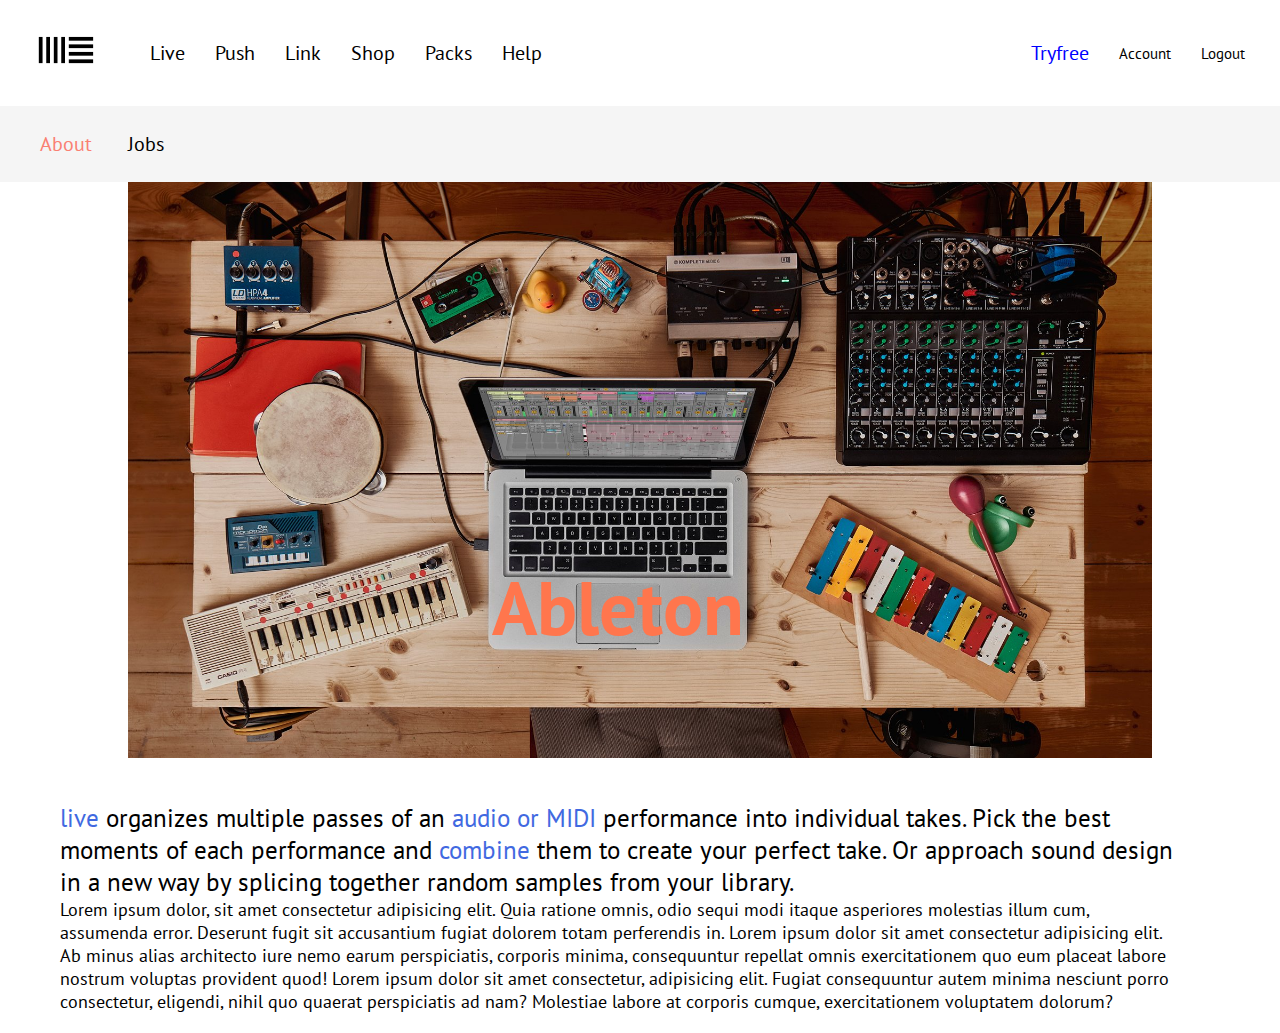
<file: Ableton/index.html>
<!DOCTYPE html>
<head>
      <link rel="icon" href="img/ableton-logo.png">
      <title>Ableton</title>
      <link rel="stylesheet" href="ableton.css">

         
</head>

<body>
     

      <nav class="nav">
            <div class="left">
                  <ul>
                        <li><img src="img/ableton-logo.png" alt="logo"></li>
                       <li><a href="">Live</a></li>
                        <li><a href="">Push</a></li>
                        <li><a href="">Link</a></li>
                        <li><a href="">Shop</a></li>
                        <li><a href="">Packs</a></li>
                        <li><a href="">Help</a></li>

                  </ul>
            </div>

            <div class="right">
                  <ul>
                        <li class="efg">Tryfree</li>
                        <li class="most">Account</li>
                        <li class="most">Logout</li>
                  </ul>

            </div>



      </nav>

      <div class="abc">
            <ul>
                  <li class="magic"><a href="">About</a></li>
                  <li><a href="">Jobs</a></li>
            </ul>
      </div>

      <section class="banner">
            <img src="img/banner.jpg" alt="banner">

            <div class="able">
                  <h4>Ableton</h4>
            </div>
            
      </section>

      <br>

      <main>
            <article>
                  <p class="a">
                        <span>live</span> organizes multiple passes of an <span>audio or MIDI </span> performance into individual takes. Pick the best moments of each performance and <span>combine</span> them to create your perfect take. Or approach sound design in a new way by splicing together random samples from your library.
                       </p>
                  <p class="b">
                        Lorem ipsum dolor, sit amet consectetur adipisicing elit. Quia ratione omnis, odio sequi modi itaque asperiores molestias illum cum, assumenda error. Deserunt fugit sit accusantium fugiat dolorem totam perferendis in. Lorem ipsum dolor sit amet consectetur adipisicing elit. Ab minus alias architecto iure nemo earum perspiciatis, corporis minima, consequuntur repellat omnis exercitationem quo eum placeat labore nostrum voluptas provident quod! Lorem ipsum dolor sit amet consectetur, adipisicing elit. Fugiat consequuntur autem minima nesciunt porro consectetur, eligendi, nihil quo quaerat perspiciatis ad nam? Molestiae labore at corporis cumque, exercitationem voluptatem dolorum?
                  </p>
            </article>
      </main>



      
   
</body>
</file>
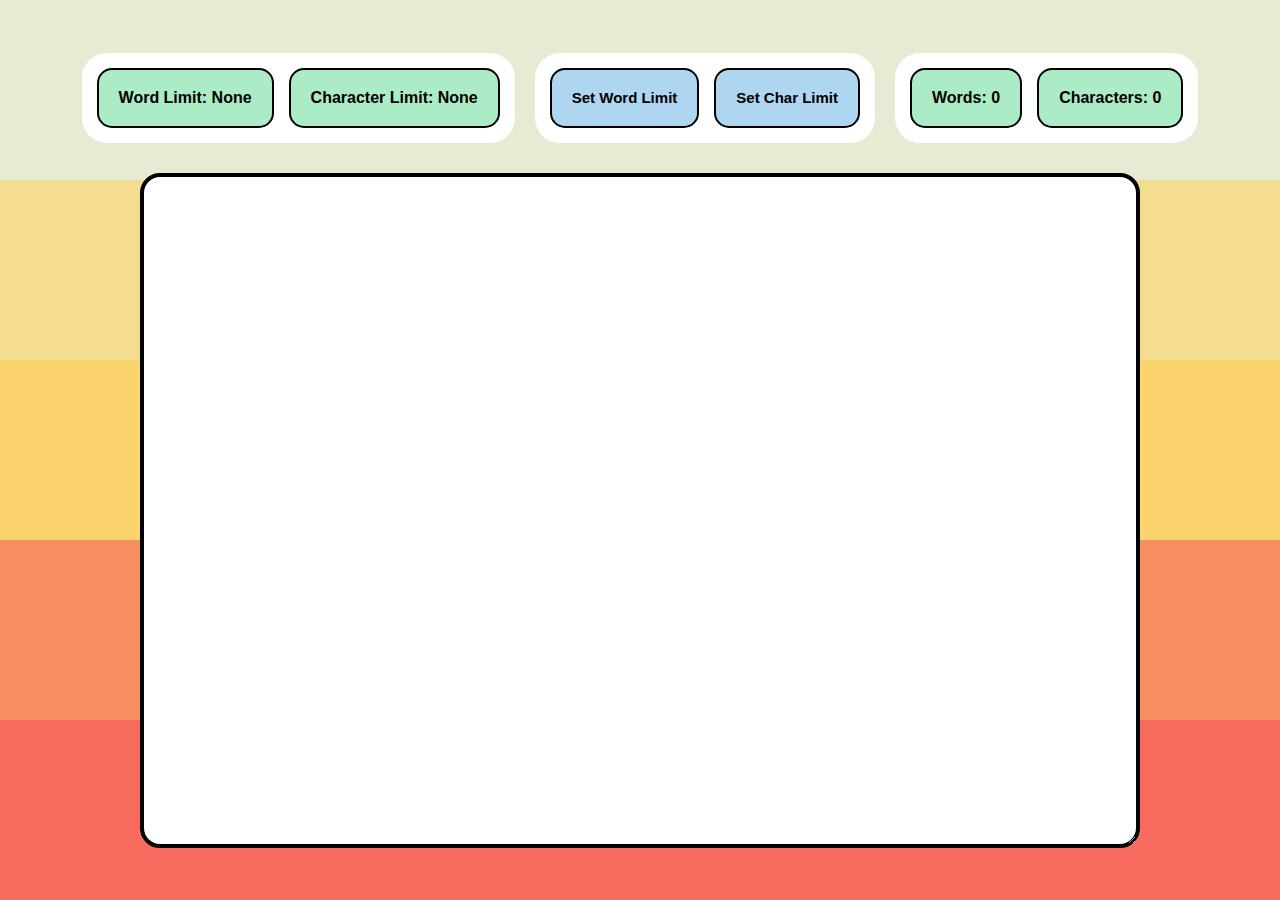
<file: Essay-Writing-Tool/index.html>
<!DOCTYPE html>
<html lang="en">
	<head>
		<meta charset="UTF-8" />
		<meta name="viewport" content="width=device-width, initial-scale=1.0" />
		<title>Essay Writing Tool</title>

		<link rel="icon" href="icon.png" />
		<link rel="stylesheet" href="css/style.min.css" />
	</head>

	<body>
		<section class="background">
			<div class="background-lines">
				<div class="line-1"></div>
				<div class="line-2"></div>
				<div class="line-3"></div>
				<!--<div class="line-4"></div>-->
				<div class="line-5"></div>
				<div class="line-6"></div>
			</div>
		</section>
		<section class="main-page">
			<div class="top-bar">
				<div class="box">
					<div class="info" id="word-lim">Word Limit</div>
					<div class="info" id="char-lim">Character Limit</div>
				</div>
				<div class="box">
					<button id="word-limit" onclick="enableSetWordLimit()">Set Word Limit</button>
					<button id="char-limit" onclick="enableSetCharLimit()">Set Char Limit</button>
				</div>
				<div class="box">
					<div class="info" id="word-count">Word Count</div>
					<div class="info" id="char-count">Character Count</div>
				</div>
			</div>
			<textarea id="main-input" cols="30" rows="10"></textarea>
		</section>

		<section id="word-limit-overlay" class="info-overlay">
			<div class="warning-container">
				<div class="text">
					<span id="warning">WARNING</span>
					<span id="message">You've exceeded your word limit</span>
				</div>
				<div class="button-container">
					<button id="meh" onclick="disableWordLimitWarning()">
						meh... I wanna keep going
					</button>
					<button id="thanks" onclick="disableWordLimitWarning()">
						Thank you for letting me know
					</button>
				</div>
			</div>
		</section>

		<section id="char-limit-overlay" class="info-overlay">
			<div class="warning-container">
				<div class="text">
					<span id="warning">WARNING</span>
					<span id="message">You've exceeded your Character limit</span>
				</div>
				<div class="button-container">
					<button class="meh" onclick="disableCharLimitWarning()">
						meh... I wanna keep going
					</button>
					<button id="thanks" onclick="disableCharLimitWarning()">
						Thank you for letting me know
					</button>
				</div>
			</div>
		</section>

		<section id="set-word-limit" class="info-overlay">
			<div class="warning-container">
				<div class="text">
					<span id="warning">Set Word Limit</span>
					<span id="message">Enter the word limit in the text box below <br />(an integer)</span>
				</div>
				<input id="word-limit-input" type="number" />
				<button onclick="submitWordLimit()">Set Limit</button>
			</div>
		</section>

		<section id="set-char-limit" class="info-overlay">
			<div class="warning-container">
				<div class="text">
					<span id="warning">Set Character Limit</span>
					<span id="message">Enter the character limit in the text box below <br />(an integer)</span>
				</div>
				<input id="char-limit-input" type="number" />
				<button onclick="submitCharLimit()">Set Limit</button>
			</div>
		</section>

		<script src="script.js"></script>
	</body>
</html>
</file>
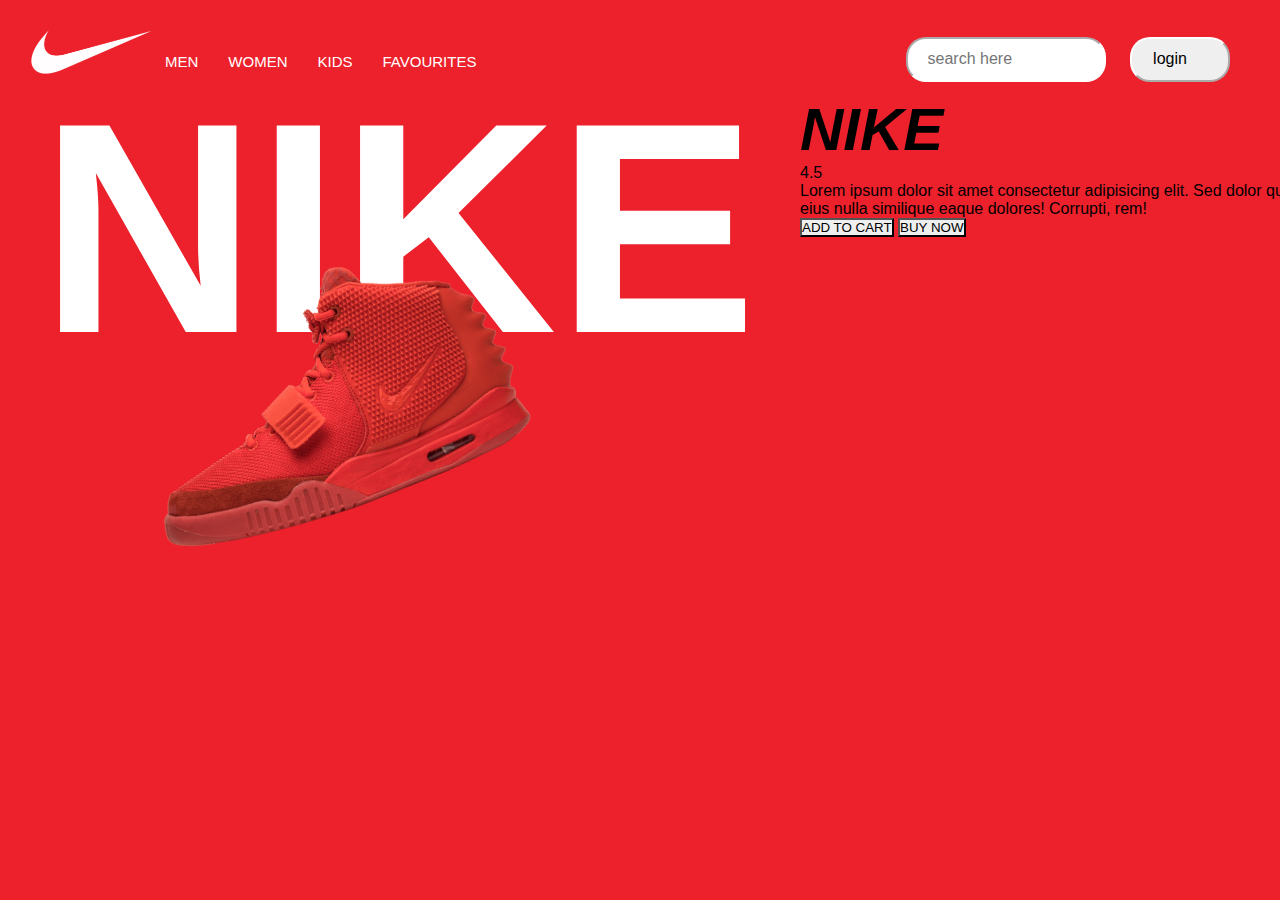
<file: nikeweb/index.html>
<!DOCTYPE html>
<html>
	<head>
	
		<title>Nike Store</title>
		<link rel="stylesheet" href="nikestyle.css">
		<link rel="stylesheet" href="https://cdnjs.cloudflare.com/ajax/libs/font-awesome/5.15.0/css/all.min.css" integrity="sha512-BnbUDfEUfV0Slx6TunuB042k9tuKe3xrD6q4mg5Ed72LTgzDIcLPxg6yI2gcMFRyomt+yJJxE+zJwNmxki6/RA==" crossorigin="anonymous" referrerpolicy="no-referrer" />
		
		

	</head>
	<body>
		<main>
			<div class="main">

				<header>
					<div class="leftnav">
						
						<div class="logo">
							<img src="img/nike-logo.png" alt="" width="10%" >
						</div>
						
						<ul>
							<li><a href="#">MEN</a></li>
							<li><a href="#">WOMEN</a></li>
							<li><a href="#">KIDS</a></li>
							<li><a href="#">FAVOURITES</a></li>
						</ul>

					</div>
					<div class="rightnav">
						<form>
							<i class="fas fa-search fa-2x"></i>
							<input type="search" placeholder="search here" class="search">
							<input type="button" value="login" class="log-in"> 
							<i class="fas fa-shopping-cart fa-2x"></i>
						</form>
					</div>
				</header>
	
				<div class="shoe-container">
					<div class="bcktxt">NIKE</div>
					<img src="img/shoe_2.png" alt="shoe-img" width="50%" class="shoeimg">
				</div>
				
	
				<div class="container">
					<h1>NIKE</h1>
					<p class="star">
						<i class="fa fa-star"></i>
						<i class="fa fa-star"></i>
						<i class="fa fa-star"></i>
						<i class="fa fa-star"></i>
						<i class="fa fa-star-half"></i>
						<span>4.5</span>
					</p>
	
					<p class="description">Lorem ipsum dolor sit amet consectetur adipisicing elit. Sed dolor quibusdam vitae repudiandae cum itaque accusantium, alias assumenda nemo saepe possimus. Corrupti pariatur eius nulla similique eaque dolores! Corrupti, rem!</p>
	
					
					<button class="button">ADD TO CART</button>
					<button class="button">BUY NOW</button>
					
					<p class="socialicons">
						
						<i class="fab fa-facebook-square"></i>
						<i class="fab fa-instagram"></i>
						<i class="fab fa-twitter"></i>
					</p>
	
				</div>
					
			</div>
		</main>
	</body>
</html>
</file>
<file: Ableton/ableton.css>
@import url('https://fonts.googleapis.com/css2?family=PT+Sans:wght@400;700&display=swap');


*{
          margin: 0;
          padding: 0;
          box-sizing: border-box;

}
body{

          font-family: 'PT Sans', sans-serif;
}
body ul{
          list-style: none;
          
}
.nav{
          background-color: white;
          padding: 20px;
          display: flex;
          align-items: center;
          justify-content: space-between;

}


.nav ul {
        
       
       
         display: flex;
         align-items: center;

}

.nav li{
       
          /* display: inline-block; */
          font-size: 20px;
          margin: 0 15px;
}
.nav li img{
         height: 60px;
         margin-right: 25px;
}

.nav li a{
          text-decoration: none;
          color: black;
}

.nav .left{
          display: flex;
          align-items: center;
}

.nav .right li.efg{
color: #0000ff;
}
.nav .right li.most{
        font-size: 15px;
}

.abc{
          background-color: whitesmoke;
          padding: 25px;
}

.abc ul{
          white-space: nowrap;
          max-width: 1200px;
          margin: 0px auto;
         
}

.abc li{
          width: 7%;
          display: inline-block;
          font-size: 20px;
          
}

.abc li a{
          text-decoration: none;
          color: black;

}
.abc .magic a{
          color: salmon;
}



.banner{
          position: relative;
          max-width: 80%;
          left: 10%;
}

.banner img{
          max-width: 100%;
}

.banner .able {
       
          color: #ff764d;
          position: absolute;
          left: 35.5%;
          top: 65%;
}

.banner h4{
          font-size: 75px;
          font-style: normal;
}

main{
          max-width: 100%;
          width: 1200px;
          margin: 20px ;
          padding: 0 40px;
          box-sizing: border-box;
          
         
}
.a {
          font-size: 25px;
}

.b{
          font-size: 18px;
}

article p span {
          color: royalblue;
}
</file>
<file: nikeweb/nikestyle.css>
/* GLOBAL STYLES */
* {
	margin: 0px;
	padding: 0px;
	box-sizing: border-box;
	background-size: cover;
	background-repeat: no-repeat;
	z-index: 0;
	font-family: sans-serif;	
}

a {
	text-decoration: none;
}

.main{
	height: 100vh;
	background-color: rgba(235, 11, 22, 0.911);
	position: relative;
	overflow: hidden;
}


.leftnav .logo{
	margin: 30px;
}

.leftnav ul {
	display: flex;
	position: relative;
	left: 150px;
	bottom: 70px;
	list-style: none;
	font-size: 15px;
	
}

.leftnav li{
	margin: 15px;
}
.leftnav li a{
	color: white;
}

.rightnav{
	float: right;
	position: relative;
	bottom: 110px;
	right: 30px;
}

.fa-search {
	color: white;
}

.search{
	height: 45px;
	width: 200px;
	border-radius: 20px;
	border-color: white;
	margin-left: 20px;
	padding-left: 20px;
	position: relative;
	bottom: 8px;
	font-size: medium;	
}

.log-in{
	height: 45px;
	width: 100px;
	border-radius: 20px;
	position: relative;
	bottom: 8px;
	margin-left: 20px;
	font-size: medium;
	border-color: white;
	padding-right: 20px;
}

.fa-shopping-cart{
	color: white;
	margin-left: 20px;
}


.bcktxt{
	position: relative;
	left: 40px;
	bottom: 100px;
	font-size: 300px;
	font-weight: 700;
	color: white;
	
}

.shoeimg{
	position: relative;
	bottom: 300px;
	transform: scale(-0.6, 0.6) rotate(20deg) ;
}

.container{
	position: relative;
	bottom: 800px;
	left: 800px;
}
h1{
	font-size: 60px;
	font-style: oblique;	
}
</file>
<file: Essay-Writing-Tool/css/style.min.css>
*{margin:0px;padding:0px;-webkit-box-sizing:border-box;box-sizing:border-box;font-family:sans-serif}a{text-decoration:none}.background{height:100vh;width:100%;position:absolute;z-index:-1}.background .background-lines{position:absolute;height:100%;width:100%}.background .background-lines .line-1,.background .background-lines .line-2,.background .background-lines .line-3,.background .background-lines .line-4,.background .background-lines .line-5,.background .background-lines .line-6{height:20%;width:100%}.background .background-lines .line-1{background-color:#e8ead3}.background .background-lines .line-2{background-color:#f5dd90}.background .background-lines .line-3{background-color:#fbd46d}.background .background-lines .line-4{background-color:#ff9c71}.background .background-lines .line-5{background-color:#f68e5f}.background .background-lines .line-6{background-color:#f76c5e}.main-page{height:100vh;width:100%;background-color:rgba(0,0,0,0);background-size:cover;position:absolute;z-index:1;display:-webkit-box;display:-ms-flexbox;display:flex;-webkit-box-orient:vertical;-webkit-box-direction:normal;-ms-flex-direction:column;flex-direction:column;-webkit-box-pack:center;-ms-flex-pack:center;justify-content:center;-webkit-box-align:center;-ms-flex-align:center;align-items:center}.main-page .top-bar{display:-webkit-box;display:-ms-flexbox;display:flex;margin-bottom:30px}.main-page .top-bar .box{background-color:#fff;display:-webkit-box;display:-ms-flexbox;display:flex;padding:15px;margin:0 10px;border-radius:25px}.main-page .top-bar .box .info{background-color:#abebc6;padding:19px 20px;border-radius:15px;font-weight:700;border:2.5px solid black}.main-page .top-bar .box .info:nth-child(1){margin-right:15px}.main-page .top-bar .box button{border:2.5px solid black;outline:none;border-radius:15px;padding:19px 20px;font-size:15px;font-weight:700;-webkit-transition-duration:200ms;transition-duration:200ms;background-color:#aed6f1}.main-page .top-bar .box button:hover{cursor:pointer;-webkit-transform:scale(1.1, 1.1);transform:scale(1.1, 1.1)}.main-page .top-bar .box button:nth-child(1){margin-right:15px}.main-page textarea{height:75%;width:1000px;outline:none;border:none;border-radius:20px;padding:30px 40px;font-size:17px;font-family:monospace;font-weight:700;border:4px solid black}.info-overlay{position:absolute;z-index:2;height:100vh;width:100%;background-color:rgba(0,0,0,0.2);display:none;-webkit-box-pack:center;-ms-flex-pack:center;justify-content:center;-webkit-box-align:center;-ms-flex-align:center;align-items:center}.info-overlay .warning-container{height:500px;width:750px;background-color:#f8f8f8;border-radius:13px;display:-webkit-box;display:-ms-flexbox;display:flex;-webkit-box-orient:vertical;-webkit-box-direction:normal;-ms-flex-direction:column;flex-direction:column;-webkit-box-pack:center;-ms-flex-pack:center;justify-content:center;-webkit-box-align:center;-ms-flex-align:center;align-items:center;text-align:center;border:4px solid black}.info-overlay .warning-container .text{display:-webkit-box;display:-ms-flexbox;display:flex;-webkit-box-orient:vertical;-webkit-box-direction:normal;-ms-flex-direction:column;flex-direction:column;margin-bottom:50px}.info-overlay .warning-container .text #warning{margin-bottom:20px;color:#ff5851;font-size:80px;font-weight:700}.info-overlay .warning-container .text #message{font-size:30px}.info-overlay .warning-container #meh{margin-right:30px}.info-overlay .warning-container input{outline:none;border:2.5px solid black;height:55px;width:200px;background-color:#ebebeb;border-radius:10px;margin-bottom:30px;padding:0 20px;font-size:17px;font-weight:700;font-family:monospace}.info-overlay .warning-container button{outline:none;border:2.5px solid black;padding:20px;border-radius:7px;font-size:17px;font-weight:700;background-color:#ff5851;color:#fff}.info-overlay .warning-container button:hover{cursor:pointer;background-color:#ebebeb;color:#000}.info-overlay .warning-container button:nth-child(1){margin-right:20px}#set-char-limit .warning-container .text #warning{font-size:60px}
</file>
